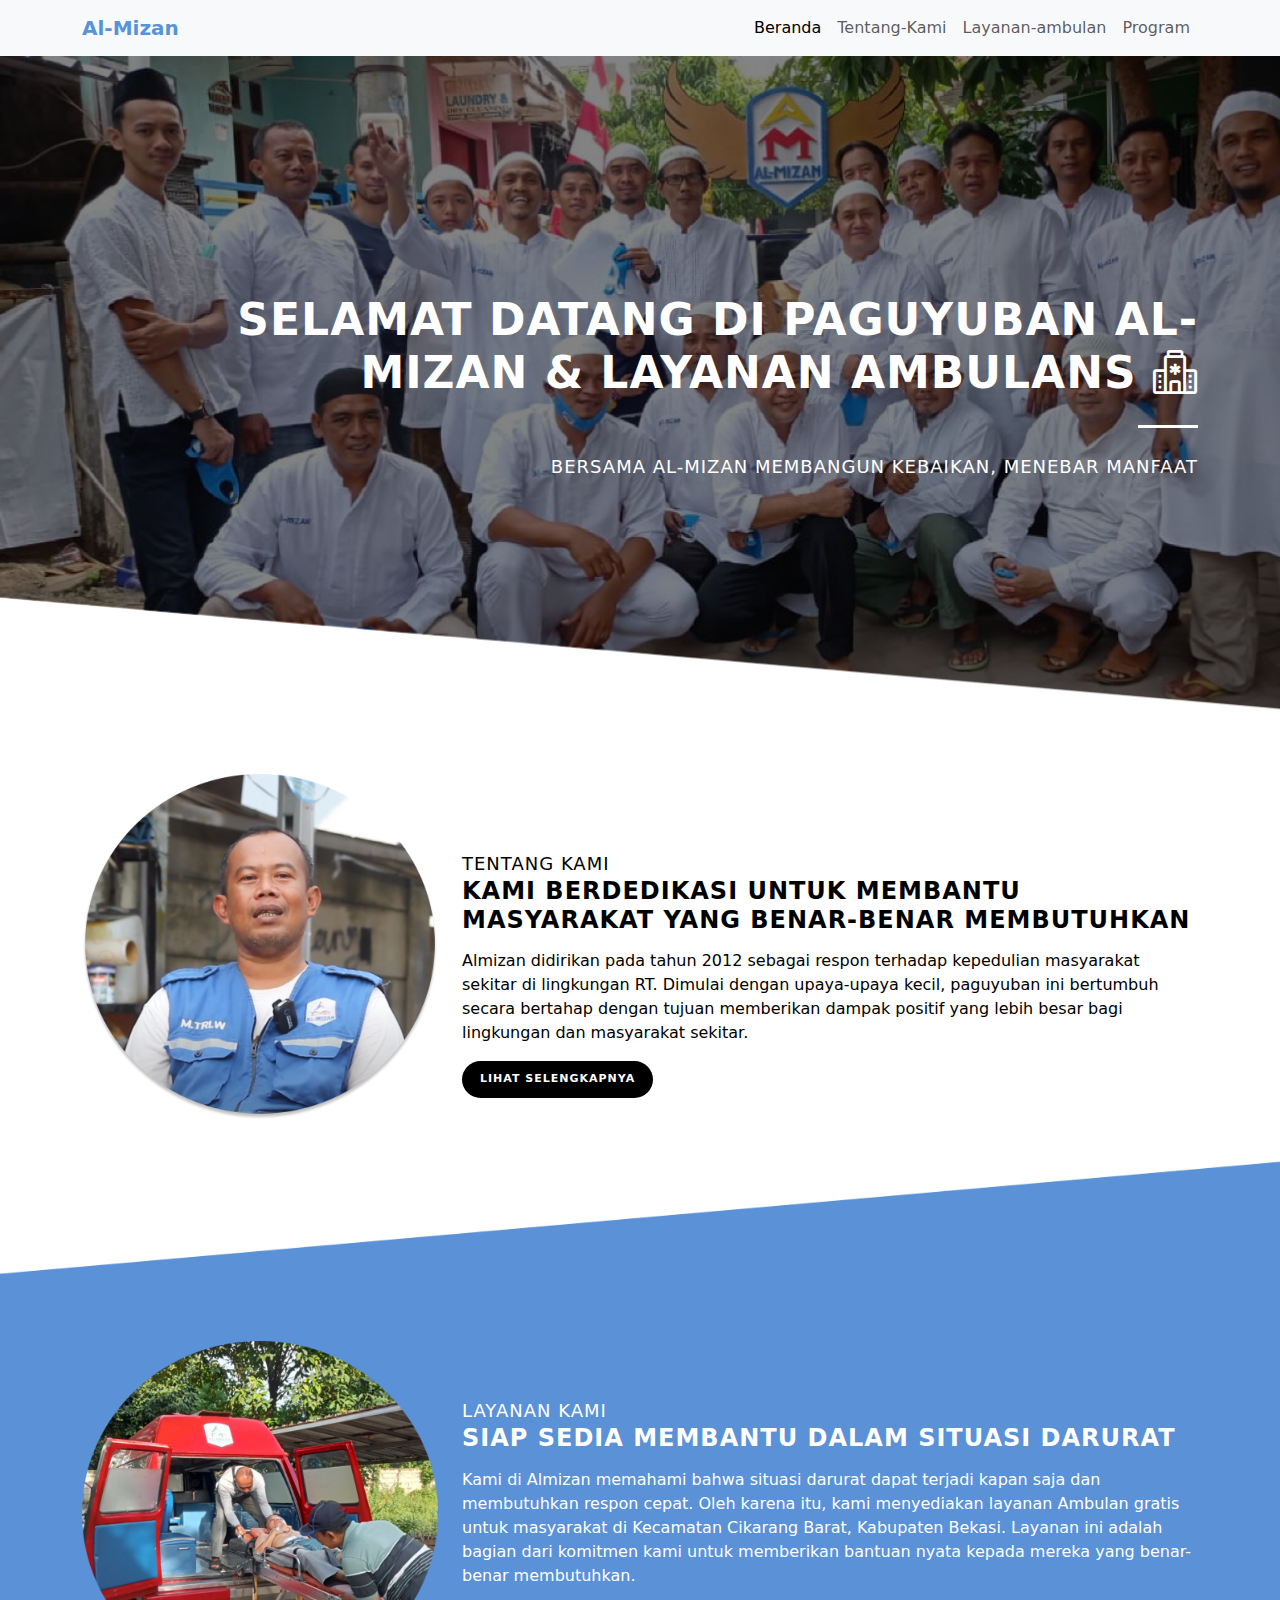
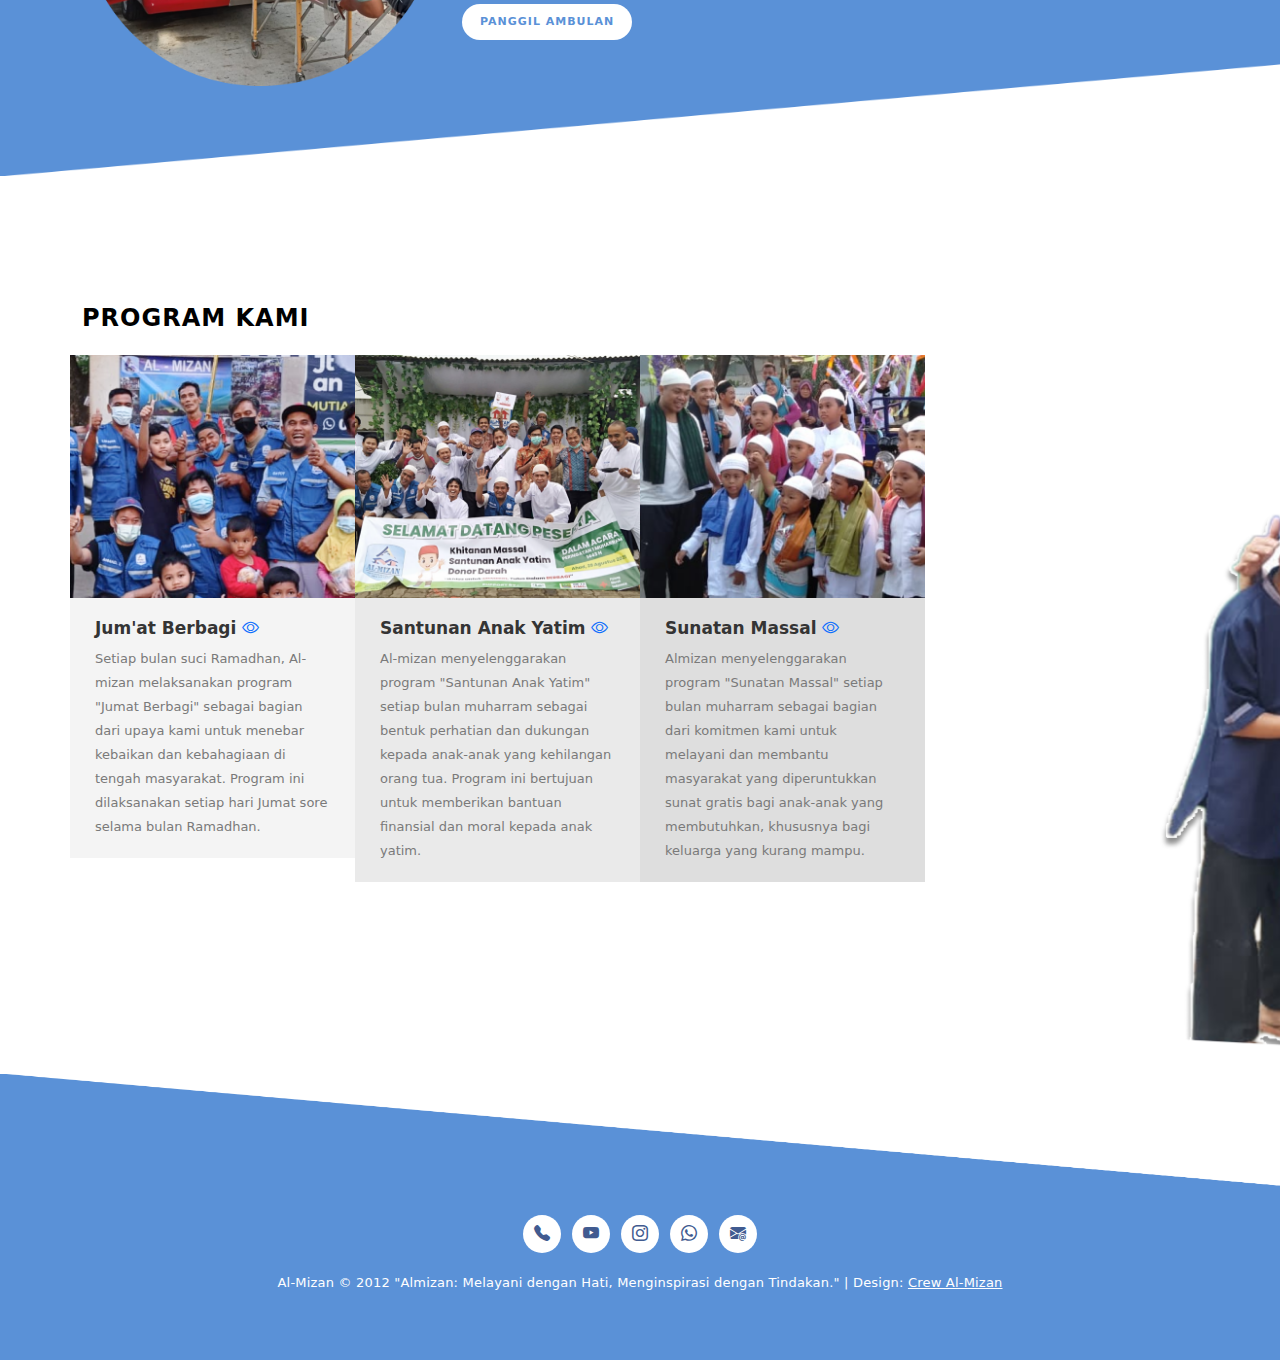
<file: index.html>
<!DOCTYPE html>
<html lang="en">
  <head>
    <meta charset="utf-8" />
    <meta name="viewport" content="width=device-width, initial-scale=1" />
    <title>Almizan</title>

    <!-- link css -->
    <link rel="stylesheet" href="style/style.css">
    <!-- link bootstrap -->
    <link href="https://cdn.jsdelivr.net/npm/bootstrap@5.3.3/dist/css/bootstrap.min.css" rel="stylesheet" integrity="sha384-QWTKZyjpPEjISv5WaRU9OFeRpok6YctnYmDr5pNlyT2bRjXh0JMhjY6hW+ALEwIH" crossorigin="anonymous" />
     <!-- link icon bootstrap -->
     <link rel="stylesheet" href="https://cdn.jsdelivr.net/npm/bootstrap-icons@1.11.3/font/bootstrap-icons.min.css">
  </head>
  <body>

    <!-- navbar -->
    <nav class="navbar navbar-expand-lg bg-body-tertiary fixed-top">
      <div class="container">
        <a class="navbar-brand" href="index.html" style="color: #5593DA;"> <b> Al-Mizan </b></a>
        <button class="navbar-toggler" type="button" data-bs-toggle="collapse" data-bs-target="#navbarNav" aria-controls="navbarNav" aria-expanded="false" aria-label="Toggle navigation">
          <span class="navbar-toggler-icon"></span>
        </button>
        <div class="collapse navbar-collapse" id="navbarNav">
          <ul class="navbar-nav ms-auto">
            <li class="nav-item">
              <a class="nav-link active" aria-current="page" href="index.html">Beranda</a>
            </li>
            <li class="nav-item">
              <a class="nav-link" href="about.html">Tentang-Kami</a>
            </li>
            <li class="nav-item">
              <a class="nav-link" href="ambulancecall.html">Layanan-ambulan</a>
            </li>
            <li class="nav-item">
              <a class="nav-link" href="program.html">Program</a>
            </li>
          </ul>
        </div>
      </div>
    </nav>
    <!-- akhir navbar -->

    <!-- section awal -->
    <section class="first-section">
        <div class="container">
          <div class="row">
            <div class="col-md-12">
              <div class="text-content">
                <h2>SELAMAT DATANG  DI PAGUYUBAN AL-MIZAN & <a href="ambulancecall.html" style="color: #fff; text-decoration: none;"> LAYANAN AMBULANS <i class="bi bi-hospital"></i></a></h2>
                <div class="line-dec"></div>
                <span>bersama Al-Mizan membangun kebaikan, menebar manfaat</span>
              </div>
            </div>
          </div>
        </div>
      </section>
    <!-- akhir section awal -->


   <!-- section kedua -->
   <section class="second-section">
   <div class="container text-center">
    <div class="row">
      <div class="left-image col-md-4">
      <img src="asset/foto-section2.png" alt="">
      </div>
      <div class=" right-text col-md-8">
        <h4><em>Tentang Kami</em><br>Kami berdedikasi untuk membantu masyarakat yang benar-benar membutuhkan</h4>
        <p>Almizan didirikan pada tahun 2012 sebagai respon terhadap kepedulian masyarakat sekitar di lingkungan RT. Dimulai dengan upaya-upaya kecil, paguyuban ini bertumbuh secara bertahap dengan tujuan memberikan dampak positif yang lebih besar bagi lingkungan dan masyarakat sekitar.</p>
        <div class="primary-button1">
          <a href="about.html">Lihat Selengkapnya</a>
        </div>
      </div>
    
    </div>
    </section>
    <!-- akhir section kedua -->


      <!-- section ketiga -->
   <section class="third-section">
    <div class="container text-center">
     <div class="row">
       <div class="left-image col-md-4">
       <img src="asset/foto-section3.png" alt="">
       </div>
       <div class=" right-text col-md-8">
         <h4><em>LAYANAN KAMI</em><br>Siap Sedia Membantu dalam Situasi Darurat</h4>
         <p>Kami di Almizan memahami bahwa situasi darurat dapat terjadi kapan saja dan membutuhkan respon cepat. Oleh karena itu, kami menyediakan layanan Ambulan gratis untuk masyarakat di Kecamatan Cikarang Barat, Kabupaten Bekasi. Layanan ini adalah bagian dari komitmen kami untuk memberikan bantuan nyata kepada mereka yang benar-benar membutuhkan.</p>
         <div class="primary-button">
          <a href="ambulancecall.html">Panggil Ambulan</a>
        </div>
        </div>
     </div>
     </section>
     <!-- akhir section ketiga -->

     <!-- section keempat -->
     <section class="fourth-section">

        <div class="container">
          <div class="row">
            <div class="left-text">
            <h4 >PROGRAM KAMI</h4>
          </div>
            <div class="col-md-3 col-sm-6">
              <div class="portfolio-item first-item">
                <div class="image">
                  <a href="asset/berbagi1.png" data-lightbox="image-1"><img src="asset/berbagi1.png"></a>
                </div>
                <div class="text">
                  <h4>Jum'at Berbagi <a href="program.html"><i class="bi bi-eye"></i> </a></i></h4>
                  <span>Setiap bulan suci Ramadhan, Al-mizan melaksanakan program "Jumat Berbagi" sebagai bagian dari upaya kami untuk menebar kebaikan dan kebahagiaan di tengah masyarakat. Program ini dilaksanakan setiap hari Jumat sore selama bulan Ramadhan.</span>
                </div>
              </div>
            </div>
            <div class="col-md-3 col-sm-6">
              <div class="portfolio-item second-item">
                <div class="image">
                  <a href="asset/santunan.png" data-lightbox="image-1"><img src="asset/santunan.png"></a>
                </div>
                <div class="text">
                  <h4>Santunan Anak Yatim <a href="program.html"><i class="bi bi-eye"></i></a></h4>
                  <span>Al-mizan menyelenggarakan program "Santunan Anak Yatim" setiap bulan muharram sebagai bentuk perhatian dan dukungan kepada anak-anak yang kehilangan orang tua. Program ini bertujuan untuk memberikan bantuan finansial dan moral kepada anak yatim.</span>
                </div>
              </div>
            </div>
            <div class="col-md-3 col-sm-6">
              <div class="portfolio-item third-item">
                <div class="image">
                  <a href="asset/sunat.png" data-lightbox="image-1"><img src="asset/sunat.png"></a>
                </div>
                <div class="text">
                  
                  <h4>Sunatan Massal <a href="program.html"><i class="bi bi-eye"></i></a></h4>
                  <span>Almizan menyelenggarakan program "Sunatan Massal" setiap bulan muharram sebagai bagian dari komitmen kami untuk melayani dan membantu masyarakat yang diperuntukkan sunat gratis bagi anak-anak yang membutuhkan, khususnya bagi keluarga yang kurang mampu.</span>
                </div>
              </div>
            </div>
        </section>
        <!-- akhir section keempat -->

        
        <footer>
            <div class="container">
              <div class="row">
                <div class="col-md-12">
                  <ul>
                    <li><a href="#"><i class="bi bi-telephone-fill"></i></a></li>
                    <li><a href="#"><i class="bi bi-youtube"></i></a></li>
                    <li><a href="#"><i class="bi bi-instagram"></i></a></li>
                    <li><a href="#"><i class="bi bi-whatsapp"></i></a></li>
                    <li><a href="#"><i class="bi bi-envelope-at-fill"></i></a></li>
                  </ul>
                  <p>Al-Mizan &copy; 2012 "Almizan: Melayani dengan Hati, Menginspirasi dengan Tindakan."
                          
                          | Design: <a href="#" target="_parent"> Crew Al-Mizan</a></p>
                </div>
              </div>
            </div>
          </footer>
          <script src="https://cdn.jsdelivr.net/npm/@popperjs/core@2.11.8/dist/umd/popper.min.js"></script>
          <script src="https://cdn.jsdelivr.net/npm/bootstrap@5.3.3/dist/js/bootstrap.min.js"></script>
          </body>
          </html>
</file>
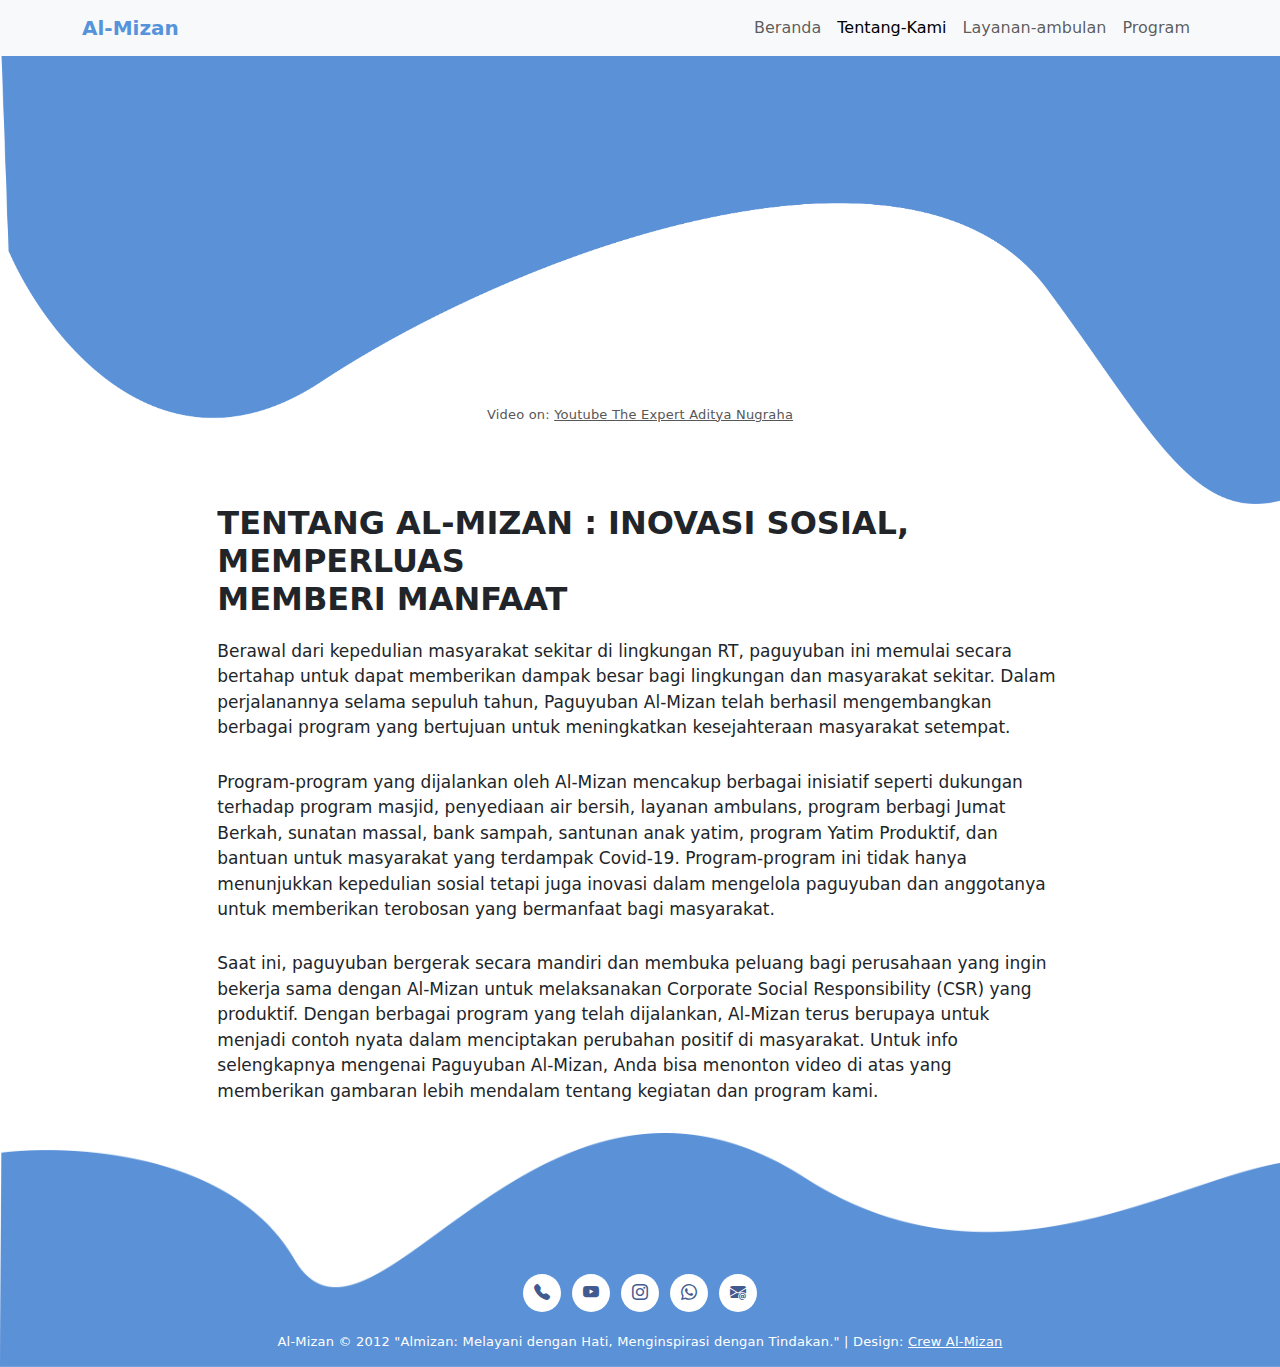
<file: about.html>
<!DOCTYPE html>
<html lang="en">
  <head>
    <meta charset="utf-8" />
    <meta name="viewport" content="width=device-width, initial-scale=1" />
    <title>Almizan</title>

    <!-- link css -->
    <link rel="stylesheet" href="style/style.css">
    <!-- link bootstrap -->
    <link href="https://cdn.jsdelivr.net/npm/bootstrap@5.3.3/dist/css/bootstrap.min.css" rel="stylesheet" integrity="sha384-QWTKZyjpPEjISv5WaRU9OFeRpok6YctnYmDr5pNlyT2bRjXh0JMhjY6hW+ALEwIH" crossorigin="anonymous" />
     <!-- link icon bootstrap -->
     <link rel="stylesheet" href="https://cdn.jsdelivr.net/npm/bootstrap-icons@1.11.3/font/bootstrap-icons.min.css">
  </head>
  <body>

    <!-- navbar -->
    <nav class="navbar navbar-expand-lg bg-body-tertiary fixed-top">
      <div class="container">
        <a class="navbar-brand" href="index.html" style="color: #5593DA;"> <b> Al-Mizan </b></a>
        <button class="navbar-toggler" type="button" data-bs-toggle="collapse" data-bs-target="#navbarNav" aria-controls="navbarNav" aria-expanded="false" aria-label="Toggle navigation">
          <span class="navbar-toggler-icon"></span>
        </button>
        <div class="collapse navbar-collapse" id="navbarNav">
          <ul class="navbar-nav ms-auto">
            <li class="nav-item">
              <a class= "nav-link" href="index.html">Beranda</a>
            </li>
            <li class="nav-item">
              <a class="nav-link active" aria-current="page" href="About.html">Tentang-Kami</a>
            </li>
            <li class="nav-item">
              <a class="nav-link" href="ambulancecall.html">Layanan-ambulan</a>
            </li>
            <li class="nav-item">
              <a class="nav-link" href="program.html">Program</a>
            </li>
          </ul>
        </div>
      </div>
    </nav>
    <!-- akhir navbar -->


  <!-- section about awal -->
  <section class="firstabout-section">
    <div class="container">
        <div class="row text-center">
            <div class="col-md-12">
        <iframe width="560" height="315" src="https://www.youtube.com/embed/mOD1qikSqpM?si=RFsZgD1zp3-dvm1D" title="YouTube video player" frameborder="0" allow="accelerometer; autoplay; clipboard-write; encrypted-media; gyroscope; picture-in-picture; web-share" referrerpolicy="strict-origin-when-cross-origin" allowfullscreen></iframe>
    </div>
    </div>
    </div>
    <!-- section kedua -->
    <section class="secondabout-section">
      <div class="row text-center">
          <div class="col-md-12">
     <p>Video on: <a href="#" target="_parent"> Youtube The Expert Aditya Nugraha</a></p>
  </div>
  </div>
  </section>
    </section>
<!-- akhir section awal -->

<!-- section ketiga -->
<section class="thirdabout-section">
    <div class="row justify-content-center">
        <div class="col-md-8 ">
            <h1>TENTANG AL-MIZAN : INOVASI SOSIAL, MEMPERLUAS  <br>  MEMBERI MANFAAT <h1>
        </div>
    </div>
  </section>

<!-- section keempat -->
    <section class="fourthabout-section">
      <div class="row justify-content-center">
          <div class="col-md-8 ">
              <p>Berawal dari kepedulian masyarakat sekitar di lingkungan RT, paguyuban ini memulai secara bertahap untuk dapat memberikan dampak besar bagi lingkungan dan masyarakat sekitar. Dalam perjalanannya selama sepuluh tahun, Paguyuban Al-Mizan telah berhasil mengembangkan berbagai program yang bertujuan untuk meningkatkan kesejahteraan masyarakat setempat.</p>
          </div>
      </div>
  </section>

  
<!-- section kelima -->
  <section class="fivthabout-section">
      <div class="row justify-content-center">
          <div class="col-md-8 ">
            <p>Program-program yang dijalankan oleh Al-Mizan mencakup berbagai inisiatif seperti dukungan terhadap program masjid, penyediaan air bersih, layanan ambulans, program berbagi Jumat Berkah, sunatan massal, bank sampah, santunan anak yatim, program Yatim Produktif, dan bantuan untuk masyarakat yang terdampak Covid-19. Program-program ini tidak hanya menunjukkan kepedulian sosial tetapi juga inovasi dalam mengelola paguyuban dan anggotanya untuk memberikan terobosan yang bermanfaat bagi masyarakat.</p>
          </div>
      </div>
  </section>

  <!-- section keenam -->
  <section class="sixthabout-section">
      <div class="row justify-content-center">
          <div class="col-md-8 ">
              <p>Saat ini, paguyuban bergerak secara mandiri dan membuka peluang bagi perusahaan yang ingin bekerja sama dengan Al-Mizan untuk melaksanakan Corporate Social Responsibility (CSR) yang produktif. Dengan berbagai program yang telah dijalankan, Al-Mizan terus berupaya untuk menjadi contoh nyata dalam menciptakan perubahan positif di masyarakat. Untuk info selengkapnya mengenai Paguyuban Al-Mizan, Anda bisa menonton video di atas yang memberikan gambaran lebih mendalam tentang kegiatan dan program kami.</p>
          </div>
      </div>
  </section>

  <!-- section ketujuh -->
  <section class="seventhabout-section text-center">
    <div class="container">
      <div class="row">
        <div class="col-md-12">
          <ul>
            <li><a href="#"><i class="bi bi-telephone-fill"></i></a></li>
            <li><a href="#"><i class="bi bi-youtube"></i></a></li>
            <li><a href="#"><i class="bi bi-instagram"></i></a></li>
            <li><a href="#"><i class="bi bi-whatsapp"></i></a></li>
            <li><a href="#"><i class="bi bi-envelope-at-fill"></i></a></li>
          </ul>
          <p>Al-Mizan &copy; 2012 "Almizan: Melayani dengan Hati, Menginspirasi dengan Tindakan."
                  
                  | Design: <a href="#" target="_parent"> Crew Al-Mizan</a></p>
        </div>
      </div>
    </div>
  </section>
  <script src="https://cdn.jsdelivr.net/npm/@popperjs/core@2.11.8/dist/umd/popper.min.js"></script>
  <script src="https://cdn.jsdelivr.net/npm/bootstrap@5.3.3/dist/js/bootstrap.min.js"></script>
  </body>
  </html>
</file>
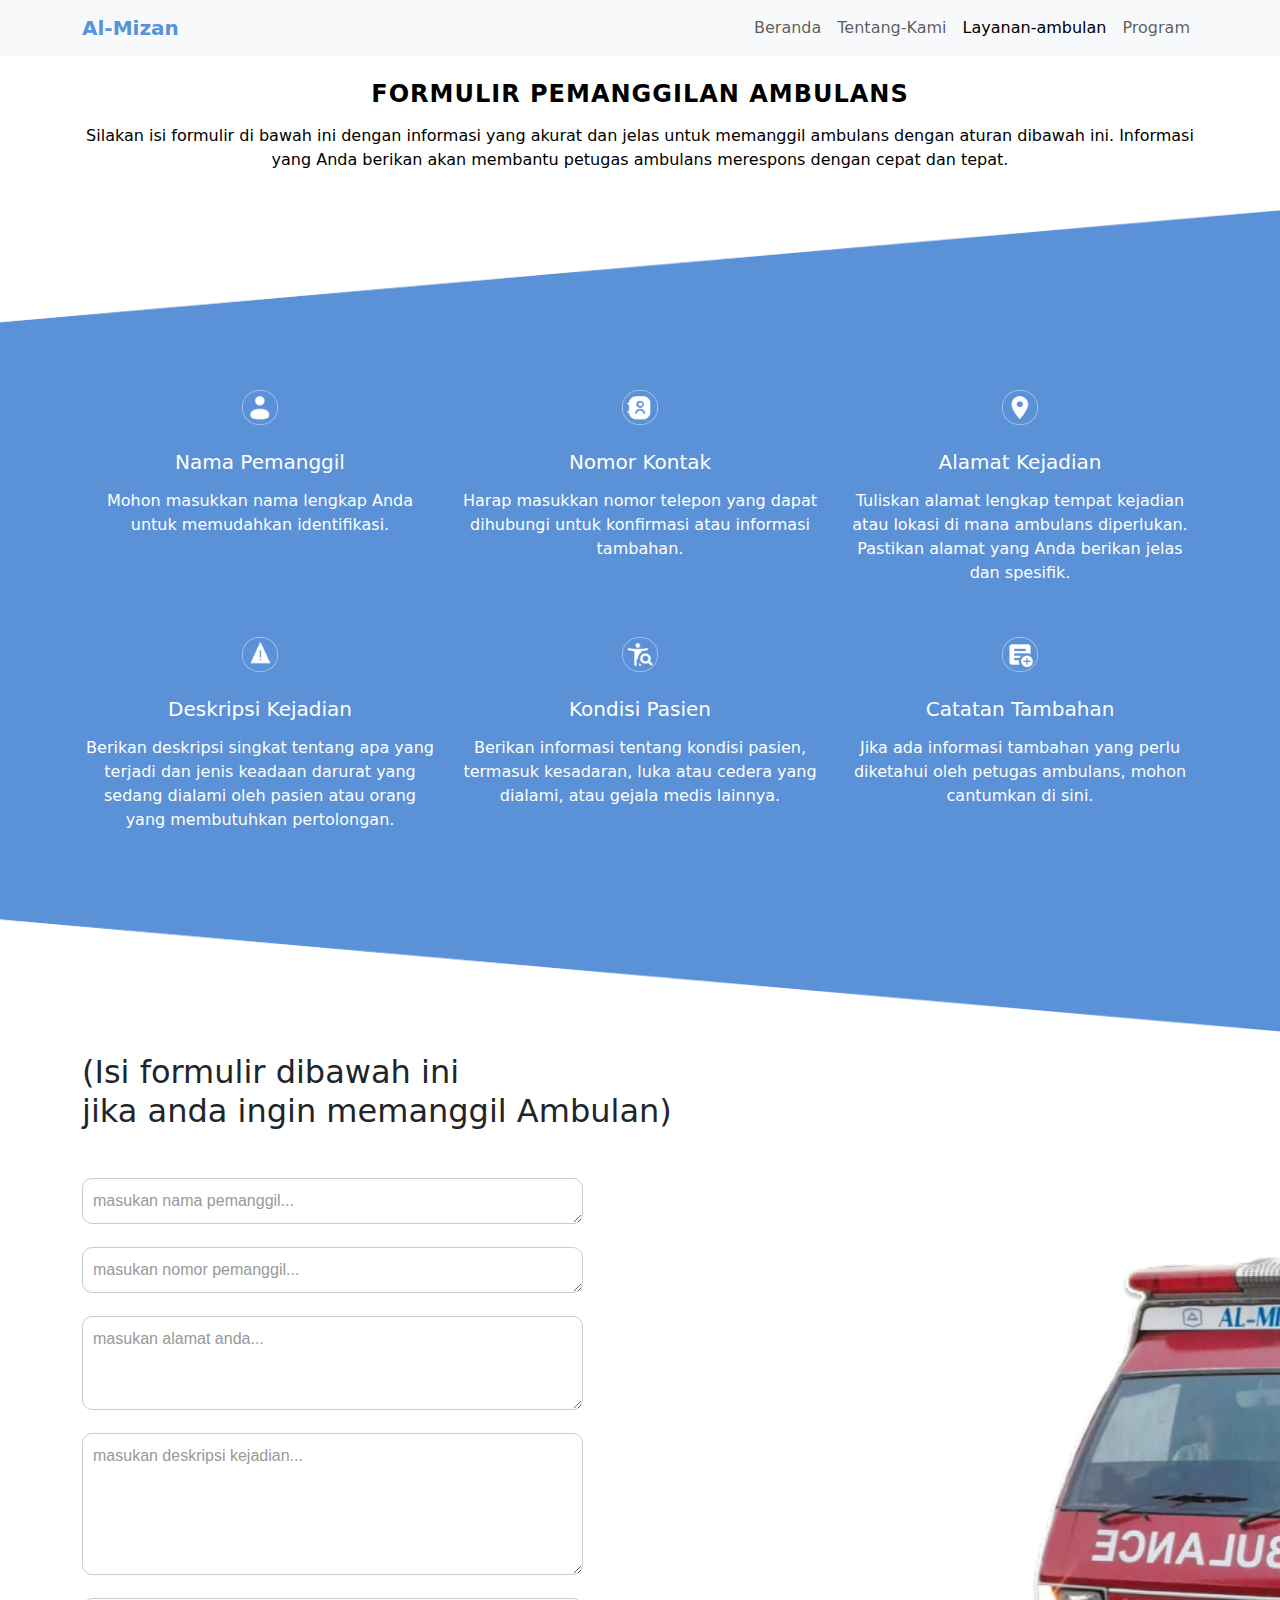
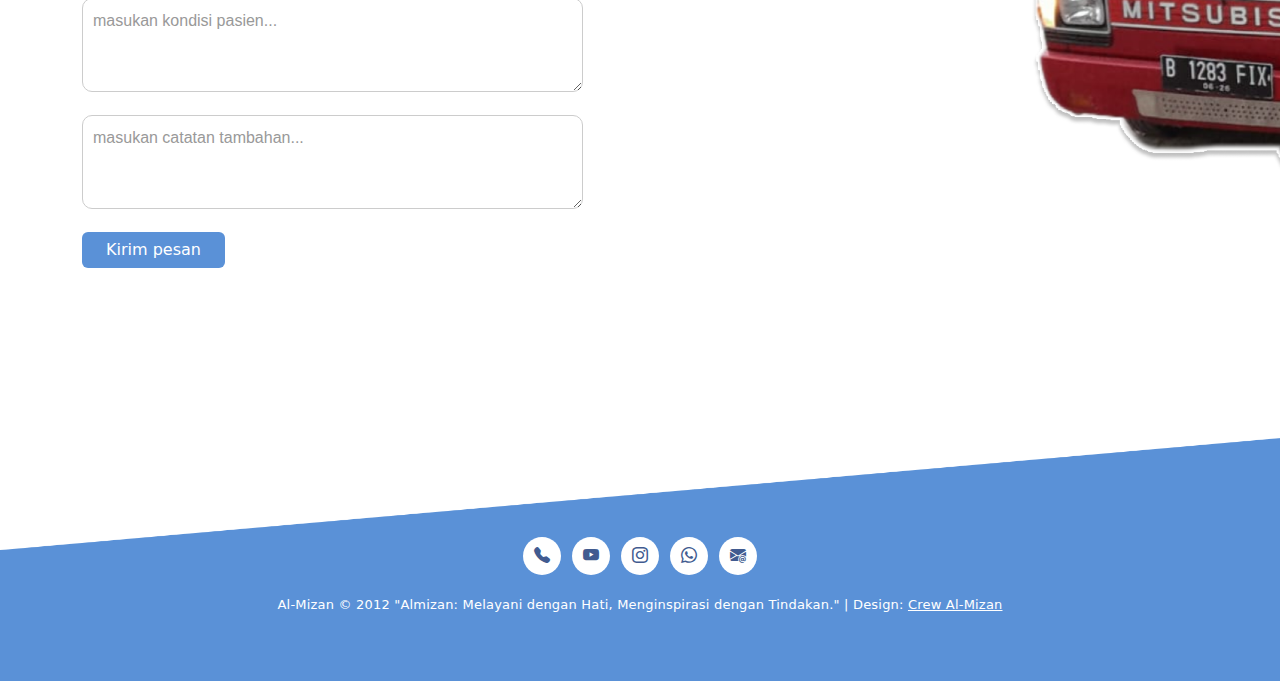
<file: ambulancecall.html>
<!DOCTYPE html>
<html lang="en">
  <head>
    <meta charset="utf-8" />
    <meta name="viewport" content="width=device-width, initial-scale=1" />
    <title> Al-Mizan</title>

    <!-- link css -->
    <link rel="stylesheet" href="style/style.css">
    <!-- link bootstrap -->
    <link href="https://cdn.jsdelivr.net/npm/bootstrap@5.3.3/dist/css/bootstrap.min.css" rel="stylesheet" integrity="sha384-QWTKZyjpPEjISv5WaRU9OFeRpok6YctnYmDr5pNlyT2bRjXh0JMhjY6hW+ALEwIH" crossorigin="anonymous" />
     <!-- link icon bootstrap -->
     <link rel="stylesheet" href="https://cdn.jsdelivr.net/npm/bootstrap-icons@1.11.3/font/bootstrap-icons.min.css">
  </head>
  <body>

        <!-- navbar -->
        <nav class="navbar navbar-expand-lg bg-body-tertiary fixed-top">
          <div class="container">
            <a class="navbar-brand" href="index.html" style="color: #5593DA;"> <b> Al-Mizan </b></a>
            <button class="navbar-toggler" type="button" data-bs-toggle="collapse" data-bs-target="#navbarNav" aria-controls="navbarNav" aria-expanded="false" aria-label="Toggle navigation">
              <span class="navbar-toggler-icon"></span>
            </button>
            <div class="collapse navbar-collapse" id="navbarNav">
              <ul class="navbar-nav ms-auto">
                <li class="nav-item">
                  <a class="nav-link" href="index.html">Beranda</a>
                </li>
                <li class="nav-item">
                  <a class="nav-link" href="about.html">Tentang-Kami</a>
                </li>
                <li class="nav-item">
                  <a class="nav-link active" aria-current="page" href="ambulancecall.html">Layanan-ambulan</a>
                </li>
                <li class="nav-item">
                  <a class="nav-link" href="program.html">Program</a>
                </li>
              </ul>
            </div>
          </div>
        </nav>
        <!-- akhir navbar -->



    <!-- section awal form -->
    <section class="firstform-section">
      <div class="container text-center">
       <div class="row">
         <div class=" center-text col-md-12">
           <h4>Formulir Pemanggilan Ambulans</h4>
           <p>Silakan isi formulir di bawah ini dengan informasi yang akurat dan jelas untuk memanggil ambulans dengan aturan dibawah ini. Informasi yang Anda berikan akan membantu petugas ambulans merespons dengan cepat dan tepat.</p>
         </div>
       </div>
       </section>
       <!-- section awal form -->

       <!-- section kedua form  -->
       <section class="secondform-section">
        <div class="container">
          <div class="row">
            <div class="col-md-4 col-sm-6">
              <div class="service-item">
                <div class="icon">
                  <img src="asset/item1form.png" alt="">
                </div>
                <h4>Nama Pemanggil</h4>
                <p>Mohon masukkan nama lengkap Anda untuk memudahkan identifikasi.</p>
              </div>
            </div>
            <div class="col-md-4 col-sm-6">
              <div class="service-item">
                <div class="icon">
                  <img src="asset/item2form.png" alt="">
                </div>
                <h4>Nomor Kontak</h4>
                <p>Harap masukkan nomor telepon yang dapat dihubungi untuk konfirmasi atau informasi tambahan.</p>
              </div>
            </div>
            <div class="col-md-4 col-sm-6">
              <div class="service-item">
                <div class="icon">
                  <img src="asset/item3form.png" alt="">
                </div>
                <h4>Alamat Kejadian</h4>
                <p>Tuliskan alamat lengkap tempat kejadian atau lokasi di mana ambulans diperlukan. Pastikan alamat yang Anda berikan jelas dan spesifik.</p>
              </div>
            </div>
            </div>
          </div>
        </div>

        <div class="container">
          <div class="row">
            <div class="col-md-4 col-sm-6 ">
              <div class="service-item">
                <div class="icon">
                  <img src="asset/item4form.png" alt="">
                </div>
                <h4>Deskripsi Kejadian</h4>
                <p>Berikan deskripsi singkat tentang apa yang terjadi dan jenis keadaan darurat yang sedang dialami oleh pasien atau orang yang membutuhkan pertolongan.</p>
              </div>
            </div>
            <div class="col-md-4 col-sm-6">
              <div class="service-item">
                <div class="icon">
                  <img src="asset/item5form.png" alt="">
                </div>
                <h4>Kondisi Pasien</h4>
                <p>Berikan informasi tentang kondisi pasien, termasuk kesadaran, luka atau cedera yang dialami, atau gejala medis lainnya.</p>
              </div>
            </div>
            <div class="col-md-4 col-sm-6">
              <div class="service-item">
                <div class="icon">
                  <img src="asset/item6form.png" alt="">
                </div>
                <h4> Catatan Tambahan</h4>
                <p>Jika ada informasi tambahan yang perlu diketahui oleh petugas ambulans, mohon cantumkan di sini.</p>
              </div>
            </div>
            </div>
          </div>
        </div>
      </section>
      <!-- section kedua form  -->
    

      <!-- section ketiga form -->
     <section class="thirdform-section">
     <div class="container">
     <div class="row justify-content-start">
     <div class="col-md-8">
     <h2 class="text-dark mb-5">
         (Isi formulir dibawah ini<br>jika anda ingin memanggil Ambulan)
      </h2>
      <form onsubmit="sendMessage()">
        <!-- masuk nama -->
        <div class="mb-3">
          <textarea id="name" class="custom-textarea" placeholder="masukan nama pemanggil... " cols="50" rows="1" required></textarea>
        </div>
        <!-- masuk nomor -->
        <div class="mb-3">
          <textarea id="number" class="custom-textarea" placeholder="masukan nomor pemanggil... " cols="50" rows="1" required></textarea>
        </div>
        <!-- masuk alamat -->
        <div class="mb-3">
          <textarea id="address" class="custom-textarea" placeholder="masukan alamat anda... " cols="50" rows="3" required></textarea>
        </div>
        <!-- deskripsi kejadian -->
        <div class="mb-3">
          <textarea id="description" class="custom-textarea" placeholder="masukan deskripsi kejadian... " cols="50" rows="5" required></textarea>
        </div>
        <!-- kondisi pasien -->
        <div class="mb-3">
          <textarea id="condition" class="custom-textarea" placeholder="masukan kondisi pasien... " cols="50" rows="3" required></textarea>
        </div>
        <!-- catatan tambahan -->
        <div class="mb-3">
          <textarea id="notes" class="custom-textarea" placeholder="masukan catatan tambahan... " cols="50" rows="3" required></textarea>
        <!-- tombolnya -->
        </div>
       
        <button class="btn btn-primary px-4 custom-btn" type="submit">Kirim pesan</button>
      </form>
    </div>
  </div>
</div>
</section>
     <!-- akhir section ketiga form -->


     <!-- section kelima form -->
     <section class="fourthform-section">
      <div class="container">
        <div class="row">
          <div class="col-md-12">
            <ul>
              <li><a href="#"><i class="bi bi-telephone-fill"></i></a></li>
              <li><a href="#"><i class="bi bi-youtube"></i></a></li>
              <li><a href="#"><i class="bi bi-instagram"></i></a></li>
              <li><a href="#"><i class="bi bi-whatsapp"></i></a></li>
              <li><a href="#"><i class="bi bi-envelope-at-fill"></i></a></li>
            </ul>
            <p>Al-Mizan &copy; 2012 "Almizan: Melayani dengan Hati, Menginspirasi dengan Tindakan."
                    
                    | Design: <a href="#" target="_parent"> Crew Al-Mizan</a></p>
          </div>
        </div>
      </div>
    </section>
    <!-- akhir section kelima form -->

    <!-- java untuk API KE WHATSAPP -->
    <script src="formulir.js"></script>
    <script src="https://cdn.jsdelivr.net/npm/@popperjs/core@2.11.8/dist/umd/popper.min.js"></script>
    <script src="https://cdn.jsdelivr.net/npm/bootstrap@5.3.3/dist/js/bootstrap.min.js"></script>
    </body>
    </html>
</file>
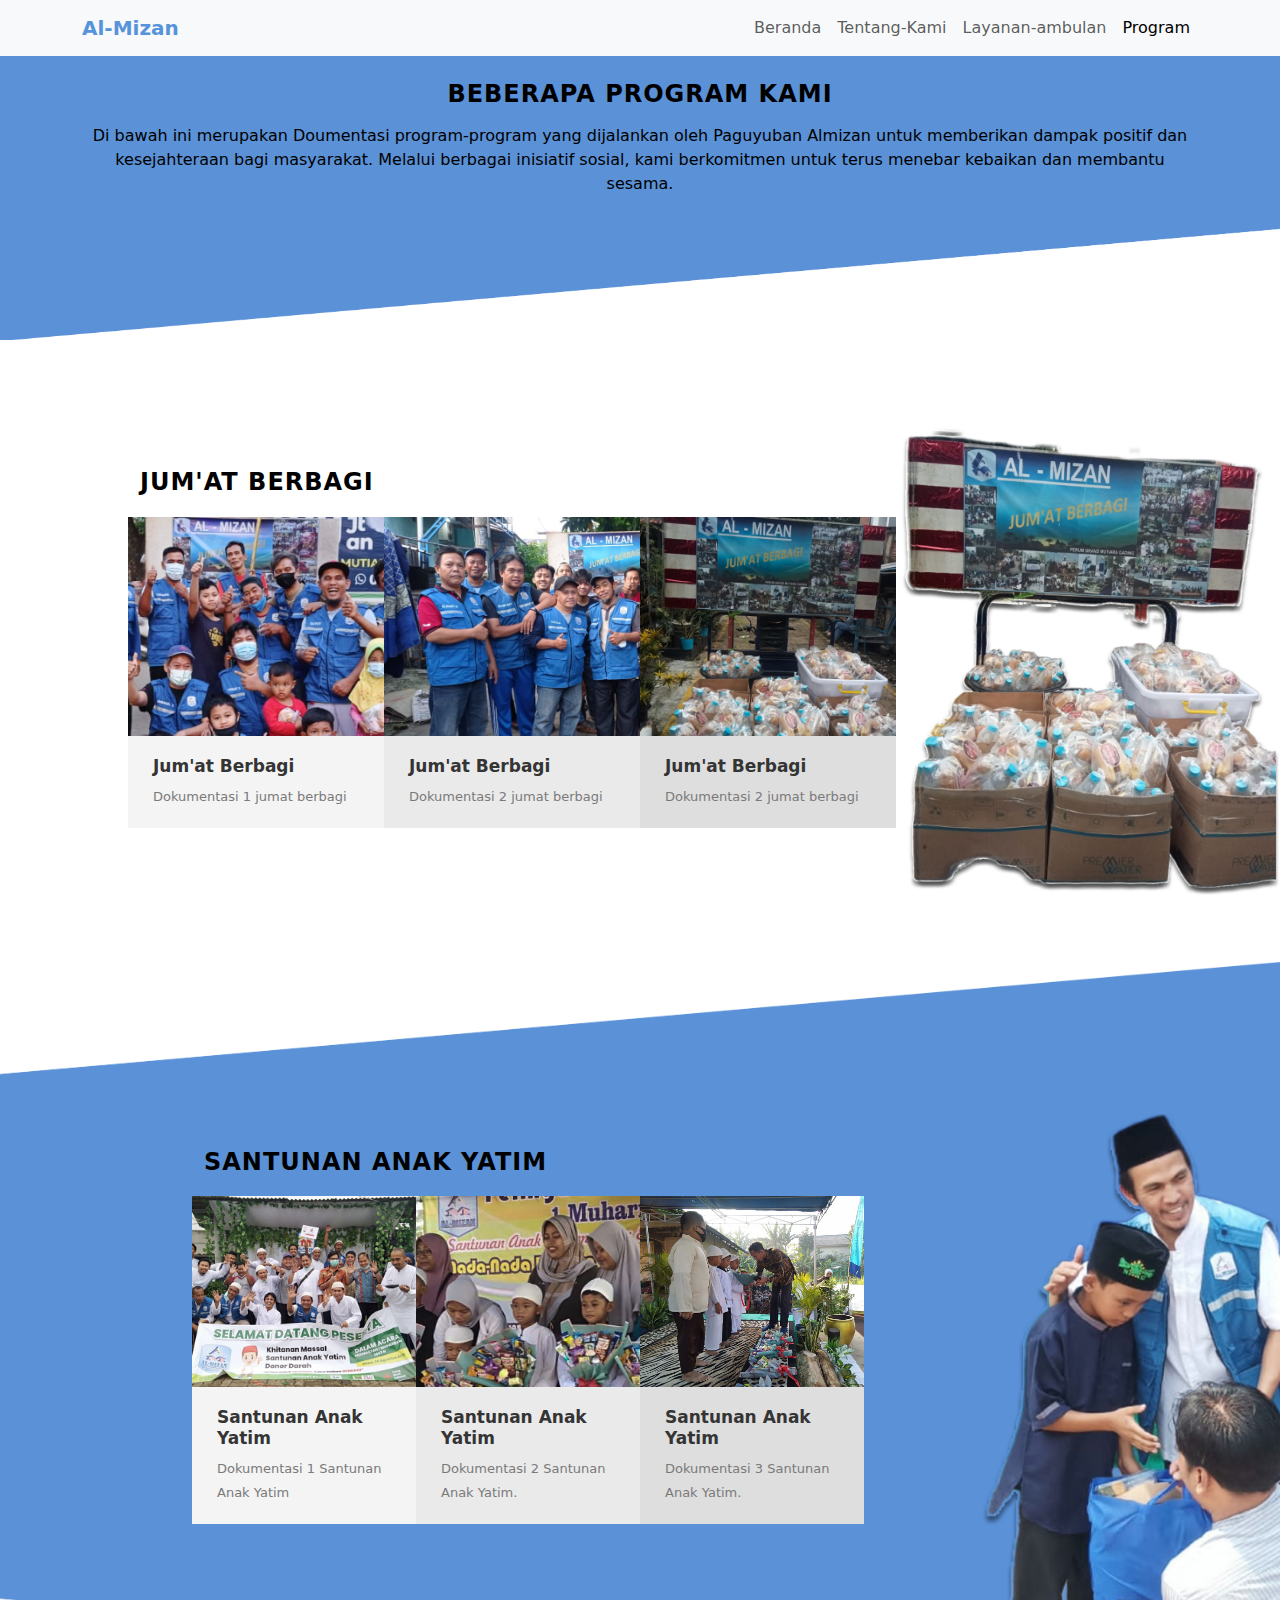
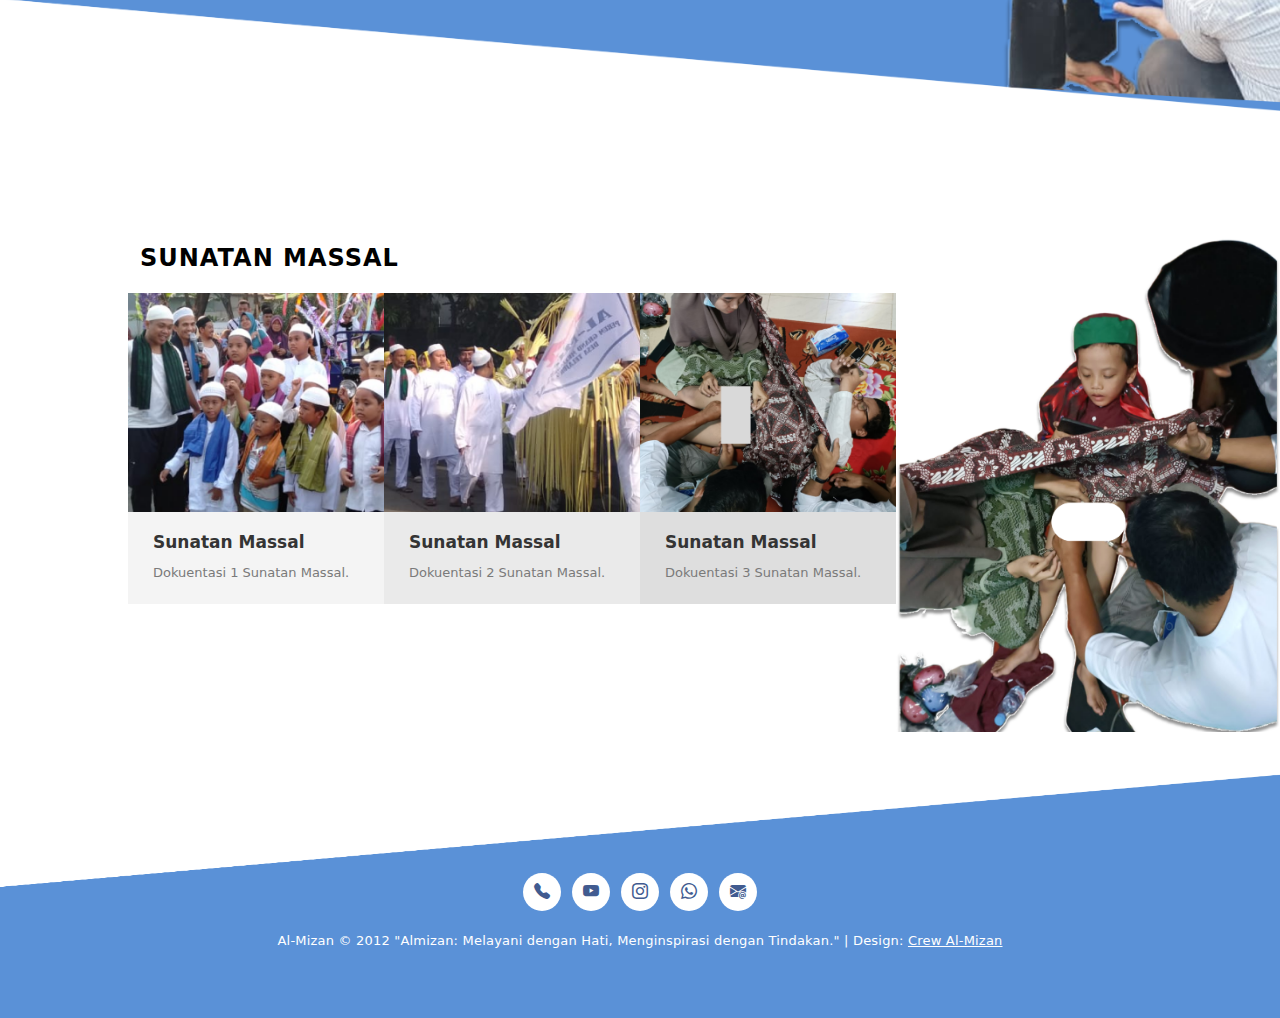
<file: program.html>
<!DOCTYPE html>
<html lang="en">
  <head>
    <meta charset="utf-8" />
    <meta name="viewport" content="width=device-width, initial-scale=1" />
    <title> Al-Mizan</title>

    <!-- link css -->
    <link rel="stylesheet" href="style/style.css">
    <!-- link bootstrap -->
    <link href="https://cdn.jsdelivr.net/npm/bootstrap@5.3.3/dist/css/bootstrap.min.css" rel="stylesheet" integrity="sha384-QWTKZyjpPEjISv5WaRU9OFeRpok6YctnYmDr5pNlyT2bRjXh0JMhjY6hW+ALEwIH" crossorigin="anonymous" />
     <!-- link icon bootstrap -->
     <link rel="stylesheet" href="https://cdn.jsdelivr.net/npm/bootstrap-icons@1.11.3/font/bootstrap-icons.min.css">
  </head>
  <body>

        <!-- navbar -->
        <nav class="navbar navbar-expand-lg bg-body-tertiary fixed-top">
          <div class="container">
            <a class="navbar-brand" href="index.html" style="color: #5593DA;"> <b> Al-Mizan </b></a>
            <button class="navbar-toggler" type="button" data-bs-toggle="collapse" data-bs-target="#navbarNav" aria-controls="navbarNav" aria-expanded="false" aria-label="Toggle navigation">
              <span class="navbar-toggler-icon"></span>
            </button>
            <div class="collapse navbar-collapse" id="navbarNav">
              <ul class="navbar-nav ms-auto">
                <li class="nav-item">
                  <a class="nav-link" href="index.html">Beranda</a>
                </li>
                <li class="nav-item">
                  <a class="nav-link" href="about.html">Tentang-Kami</a>
                </li>
                <li class="nav-item">
                  <a class="nav-link" href="ambulancecall.html">Layanan-ambulan</a>
                </li>
                <li class="nav-item">
                  <a class= "nav-link active" aria-current="page" href="program.html">Program</a>
                </li>
              </ul>
            </div>
          </div>
        </nav>
        <!-- akhir navbar -->

        <!-- section awal program -->
        <section class="firstprogram-section">
        <div class="container text-center">
         <div class="row">
           <div class=" center-text col-md-12">
             <h4>Beberapa Program Kami</h4>
             <p>Di bawah ini merupakan Doumentasi program-program yang dijalankan oleh Paguyuban Almizan untuk memberikan dampak positif dan kesejahteraan bagi masyarakat. Melalui berbagai inisiatif sosial, kami berkomitmen untuk terus menebar kebaikan dan membantu sesama.
             </p>
           </div>
         </div>
         </section>
         <!-- section awal program -->

         <!-- section kedua program -->
        <section class="secondprogram-section">
        <div class="container">
          <div class="row">
            <div class="left-text">
            <h4>Jum'at Berbagi</h4>
          </div>
            <div class="col-md-3 col-sm-6">
              <div class="portfolio-item first-item">
                <div class="image">
                  <a href="asset/item1berbagi.png" data-lightbox="image-1"><img src="asset/item1berbagi.png"></a>
                </div>
                <div class="text">
                  <h4>Jum'at Berbagi</h4>
                  <span>Dokumentasi 1 jumat berbagi</span>
                </div>
              </div>
            </div>
            <div class="col-md-3 col-sm-6">
              <div class="portfolio-item second-item">
                <div class="image">
                  <a href="asset/item2berbagi.png" data-lightbox="image-1"><img src="asset/item2berbagi.png"></a>
                </div>
                <div class="text">
                  <h4>Jum'at Berbagi</h4>
              <span>Dokumentasi 2 jumat berbagi</span>
                </div>
              </div>
            </div>
            <div class="col-md-3 col-sm-6">
              <div class="portfolio-item third-item">
                <div class="image">
                  <a href="asset/item3berbagi.png" data-lightbox="image-1"><img src="asset/item3berbagi.png"></a>
                </div>
                <div class="text">
                  
                  <h4>Jum'at Berbagi</h4>
                  <span>Dokumentasi 2 jumat berbagi</span>
                </div>
              </div>
            </div>
        </section>
        <!-- akhir section kedua program -->


    <!-- section ketiga program -->
     <section class="thirdprogram-section">
        <div class="container">
          <div class="row">
            <div class="left-text">
            <h4>Santunan Anak Yatim</h4>
          </div>
            <div class="col-md-3 col-sm-6">
              <div class="portfolio-item first-item">
                <div class="image">
                  <a href="asset/item1santunan.png" data-lightbox="image-1"><img src="asset/item1santunan.png"></a>
                </div>
                <div class="text">
                  <h4>Santunan Anak Yatim</h4>
                  <span>Dokumentasi 1 Santunan Anak Yatim</span>
                </div>
              </div>
            </div>
            <div class="col-md-3 col-sm-6">
              <div class="portfolio-item second-item">
                <div class="image">
                  <a href="asset/item2santunan.png" data-lightbox="image-1"><img src="asset/item2santunan.png"></a>
                </div>
                <div class="text">
                  <h4>Santunan Anak Yatim</h4>
                  <span>Dokumentasi 2 Santunan Anak Yatim.</span>
                </div>
              </div>
            </div>
            <div class="col-md-3 col-sm-6">
              <div class="portfolio-item third-item">
                <div class="image">
                  <a href="asset/item3santunan.png" data-lightbox="image-1"><img src="asset/item3santunan.png"></a>
                </div>
                <div class="text">
                  <h4>Santunan Anak Yatim</h4>
                  <span>Dokumentasi 3 Santunan Anak Yatim.</span>
                </div>
              </div>
            </div>
        </section>
        <!-- akhir section ketiga program -->

        <!-- section keempat program -->
         <section class="fourthprogram-section">
        <div class="container">
          <div class="row">
            <div class="left-text">
            <h4>Sunatan Massal</h4>
          </div>
            <div class="col-md-3 col-sm-6">
              <div class="portfolio-item first-item">
                <div class="image">
                  <a href="asset/item1sunat.png" data-lightbox="image-1"><img src="asset/item1sunat.png"></a>
                </div>
                <div class="text">
                  <h4>Sunatan Massal</h4>
                  <span>Dokuentasi 1 Sunatan Massal.</span>
                </div>
              </div>
            </div>
            <div class="col-md-3 col-sm-6">
              <div class="portfolio-item second-item">
                <div class="image">
                  <a href="asset/item1sunat.png" data-lightbox="image-1"><img src="asset/item2sunat.png"></a>
                </div>
                <div class="text">
                  <h4>Sunatan Massal</h4>
                  <span>Dokuentasi 2 Sunatan Massal.</span>
                </div>
              </div>
            </div>
            <div class="col-md-3 col-sm-6">
              <div class="portfolio-item third-item">
                <div class="image">
                  <a href="asset/item3sunat.png" data-lightbox="image-1"><img src="asset/item3sunat.png"></a>
                </div>
                <div class="text">
                  <h4>Sunatan Massal</h4>
                  <span>Dokuentasi 3 Sunatan Massal.</span>
                </div>
              </div>
            </div>
        </section>
        <!-- akhir section keempat program -->

      <!-- section kelima -->
      <section class="fivthprogram-section text-center">
        <div class="container">
          <div class="row">
            <div class="col-md-12">
              <ul>
                <li><a href="#"><i class="bi bi-telephone-fill"></i></a></li>
                <li><a href="#"><i class="bi bi-youtube"></i></a></li>
                <li><a href="#"><i class="bi bi-instagram"></i></a></li>
                <li><a href="#"><i class="bi bi-whatsapp"></i></a></li>
                <li><a href="#"><i class="bi bi-envelope-at-fill"></i></a></li>
              </ul>
              <p>Al-Mizan &copy; 2012 "Almizan: Melayani dengan Hati, Menginspirasi dengan Tindakan."
                      
                      | Design: <a href="#" target="_parent"> Crew Al-Mizan</a></p>
            </div>
          </div>
        </div>
      </section>
      <!-- akhir section kelima -->
      <script src="https://cdn.jsdelivr.net/npm/@popperjs/core@2.11.8/dist/umd/popper.min.js"></script>
      <script src="https://cdn.jsdelivr.net/npm/bootstrap@5.3.3/dist/js/bootstrap.min.js"></script>
</body>
</html>
</file>
<file: style/style.css>
/* font family */
@import url('https://fonts.googleapis.com/css2?family=Open+Sans:ital,wght@0,300..800;1,300..800&display=swap');

/* all in */
body {
	font-family: 'Open Sans', sans-serif;
  }

/* INDEX PAGE */
/* ======================
----- FIRST SECTION------
=======================*/

.first-section {
	background-image: url(../asset/herosection.png);
	background-size: cover;
	width: 100%;
	background-repeat: no-repeat;
	padding: 20% 0px 20% 0px;
    margin-top: 3%;
}

.first-section .text-content {
	text-align: right;
	color: #fff;
}

.first-section .text-content h2 {
	font-size: 44px;
	text-transform: uppercase;
	font-weight: 900;
	letter-spacing: 1px;
	color: #fff;
}

.first-section .text-content .line-dec {
	width: 60px;
	height: 3px;
	background-color: #fff;
	margin: 25px 0px 25px auto;
}

.first-section .text-content span {
	font-size: 18px;
	text-transform: uppercase;
	font-weight: 500;
	letter-spacing: 1px;
}



/* ======================
---- SECOND SECTION------
=======================*/
.second-section {
	background-image: url(../asset/section2.png);
	background-size: cover;
	width: 100%;
	background-repeat: no-repeat;
	padding: 3% 0px;
}


.second-section .left-image img {
    width: 100%;
}

.second-section .right-text {
	display: inline;
    text-align: left;
}

.second-section em {
	font-size: 18px;
	font-style: normal;
	font-weight: 400;
	color: black;
}

.second-section h4 {
    margin-top: 10%;
	color: black;
	font-size: 24px;
	font-weight: 700;
	text-transform: uppercase;
	letter-spacing: 1px;
}

.second-section p {
	color: black;
	margin-top: 15px;
}

.second-section .primary-button1 a {
	text-decoration: none;
	padding: 10px 18px;
	display: inline-block;
	border-radius: 24px;
	font-size: 11px;
	text-transform: uppercase;
	font-weight: 700;
	letter-spacing: 1px;
	background-color: black;
	color: #fff;
}

.second-section .primary-button1 a:hover{
	color: #5A91D7;
	background-color: #eaeaea;
}

/* ======================
---- THIRD SECTION------
=======================*/
.third-section {
	background-image: url(../asset/section3.png);
	background-size: cover;
	width: 100%;
	background-repeat: no-repeat;
	padding: 7% 0px;
}


.third-section .left-image img {
    width: 100%;
    margin-top: 26%;
}

.third-section .right-text {
	display: inline;
    text-align: left;
}

.third-section em {
	font-size: 18px;
	font-style: normal;
	font-weight: 400;
}

.third-section h4 {
    margin-top: 20%;
	color: white;
	font-size: 24px;
	font-weight: 700;
	text-transform: uppercase;
	letter-spacing: 1px;
}

.third-section p {
	color: white;
	margin-top: 15px;
}

.third-section .primary-button a {
	text-decoration: none;
	padding: 10px 18px;
	display: inline-block;
	border-radius: 24px;
	font-size: 11px;
	text-transform: uppercase;
	font-weight: 700;
	letter-spacing: 1px;
	background-color: #fff;
	color: #5A91D7;
}

.third-section .primary-button a:hover {
	color: black;
	background-color: #22304d;
}

/* ======================
---- FOURTH SECTION -----
=======================*/

.fourth-section {
	background-image: url(../asset/section4.png);
	background-size: cover;
	width: 100%;
	background-repeat: no-repeat;
	padding-top: 10%;
    padding-bottom: 15%;
}

.fourth-section .left-text h4{
	color: black;
	font-size: 24px;
	font-weight: 700;
	text-transform: uppercase;
	letter-spacing: 1px;
}

.fourth-section .col-md-3 {
	padding-left: 0px;
	padding-right: 0px;
}

.fourth-section .portfolio-item img {
	width: 100%;
	overflow: hidden;
    margin-top: 5%;
}

.fourth-section .first-item .text {
	background-color: #f4f4f4;
}

.fourth-section .second-item .text {
	background-color: #eaeaea;
}

.fourth-section .third-item .text {
	background-color: #dedede;
}

.fourth-section .portfolio-item .text {
	padding: 20px 25px;
}

.fourth-section .portfolio-item .text span {
	font-size: 13px;
	color: #7a7a7a;
}

.fourth-section .portfolio-item .text h4 {
	font-size: 17px;
	color: #343434;
	font-weight: 700;
}


/* ======================
----- FOOTER SECTION ----
=======================*/

footer {
	text-align: center;
	background-image: url(../asset/section5.png);
	background-size: cover;
	width: 100%;
	background-repeat: no-repeat;
	padding: 11% 0px 4% 0px;
}

footer ul {
	padding: 0;
	margin: 0;
	list-style: none;
}

footer ul li {
	display: inline-block;
	margin: 0 3px;
}

footer ul li a {
	font-size: 16px;
	color: #415b90;
	display: inline-block;
	width: 38px;
	height: 38px;
	line-height: 38px;
	text-align: center;
	background-color: #fff;
	border-radius: 50%;
}

footer ul li a:hover {
	background-color: #22304d;
	color: #415b90;
	transition: all 0.3s;
}

footer p {
	margin-top: 20px;
	font-size: 13px;
	font-weight: 300;
	letter-spacing: 0.2px;
	color: #fff;
}

footer em {
	font-style: normal;
	font-weight: 600;
}

footer a {
	color: #fff;
}

footer a:hover {
	color: #3CF;
}



/* AMBULANCE PAGE */
/* ======================
----- FIRST FORM SECTION ----
=======================*/
.firstform-section {
	background-image: url(../asset/section1form.png);
	background-size: cover;
	width: 100%;
	background-repeat: no-repeat;	
}

.firstform-section .center-text {
	display: inline;
    text-align: center;
	margin-top: 7%;
}



.firstform-section h4 {
   
	color: black;
	font-size: 24px;
	font-weight: 700;
	text-transform: uppercase;
	letter-spacing: 1px;
}

.firstform-section p {
	color: black;
	margin-top: 15px;
}

/* ======================
----- SECOND FORM SECTION ----
=======================*/
.secondform-section {
	background-image: url(../asset/section2form.png);
	background-size: cover;
	width: 100%;
	background-repeat: no-repeat;
	padding-top: 13%;
	padding-bottom: 16%;
	
}

.secondform-section .service-item {
	text-align: center;
	margin-top: 10%;
}

.secondform-section .service-item .icon img {
	width: 10%;
	overflow: hidden;
}

.secondform-section h4 {
	font-size: 20px;
	color: #fff;
	margin-top: 25px;
	margin-bottom: 15px;
}

.secondform-section p {
	font-size: 16px;
	color: #fff;
	
}

/* ======================
----- THIRD FORM SECTION ----
=======================*/
.thirdform-section {
	background-image: url(../asset/section3form.png);
	background-size: cover;
	width: 100%;
	background-repeat: no-repeat;
	padding-bottom: 10%;	
}

.form-control{
	border-radius: 50px; /* Membuat sudut melengkung */
	font-family: 'Arial', sans-serif; /* Mengganti font */
	color: #333333; /* Mengubah warna font */
	padding: 10px; /* Memberikan padding di dalam textarea */
	border: 1px solid #cccccc; /* Warna dan style border */
}

.form-control::placeholder {
	color: #999999;
}

.thirdform-section .custom-textarea {
	border-radius: 10px; /* Membuat sudut melengkung */
	font-family: 'Arial', sans-serif; /* Mengganti font */
	color: #333333; /* Mengubah warna font */
	padding: 10px; /* Memberikan padding di dalam textarea */
	border: 1px solid #cccccc; /* Warna dan style border */
  }
  
  .thirdform-section .custom-textarea::placeholder {
	color: #999999; /* Mengubah warna placeholder */
  }
  
  .btn.btn-primary.px-4 {
	background-color: #5A91D7; /* Ubah warna latar belakang tombol */
	color: white; /* Ubah warna teks tombol */
	border: none; /* Hapus border */
  }
  
  .btn.btn-primary.px-4:hover {
	background-color: black; /* Ubah warna latar belakang saat tombol di-hover */
  }

/* ======================
----- FOURTH FORM SECTION ----
=======================*/
.fourthform-section {
	text-align: center;
	background-image: url(../asset/section4form.png);
	background-size: cover;
	width: 100%;
	background-repeat: no-repeat;
	padding: 11% 0px 4% 0px;
}

.fourthform-section ul {
	padding: 0;
	margin: 0;
	list-style: none;
}

.fourthform-section ul li {
	display: inline-block;
	margin: 0 3px;
}

.fourthform-section ul li a {
	font-size: 16px;
	color: #415b90;
	display: inline-block;
	width: 38px;
	height: 38px;
	line-height: 38px;
	text-align: center;
	background-color: #fff;
	border-radius: 50%;
}

.fourthform-section ul li a:hover {
	background-color: #22304d;
	color: #415b90;
	transition: all 0.3s;
}

.fourthform-section p {
	margin-top: 20px;
	font-size: 13px;
	font-weight: 300;
	letter-spacing: 0.2px;
	color: #fff;
}

.fourthform-section em {
	font-style: normal;
	font-weight: 600;
}

.fourthform-section a {
	color: #fff;
}

.fourthform-section a:hover {
	color: #3CF;
}


/* ABOUT PAGE */
/* ======================
----- FIRST ABOUT SECTION ----
=======================*/
.firstabout-section{
	margin-top: 1%;
	text-align: center;
	background-image: url(../asset/section1about.png);
	background-size: cover;
	width: 100%;
	background-repeat: no-repeat;
	padding: 5%;
}

/* ======================
----- SECOND ABOUT SECTION ----
=======================*/
.secondabout-section P{
	margin-top: 0.5%;
    font-size: 13px;
	font-weight: 400;
	letter-spacing: 0.2px;
	color: #575757;
}

.secondabout-section p a{
	color: #575757;
}

/* ======================
----- THIRD ABOUT SECTION ----
=======================*/
.thirdabout-section h1{
	font-size: 32px;
	font-weight: 800;
	line-height: 38px;
	
}



/* ======================
----- FOURTH ABOUT SECTION ----
=======================*/
.fourthabout-section{
	margin-top: 1%;
	font-size: 17px;
}

/* ======================
----- FIVTH ABOUT SECTION ----
=======================*/
.fivthabout-section{
	margin-top: 1%;
	font-size: 17px;
}

/* ======================
----- SIXTH ABOUT SECTION ----
=======================*/
.sixthabout-section{
	margin-top: 1%;
	font-size: 17px;
}



/* ======================
----- FOURTH FORM SECTION ----
=======================*/

.seventhabout-section{
	margin-top: 1%;
	text-align: center;
	background-image: url(../asset/section2about.png);
	background-size: cover;
	width: 100%;
	background-repeat: no-repeat;
	padding-top: 8%;
}

.seventhabout-section ul {
	padding: 0;
	margin: 0;
	list-style: none;
}

.seventhabout-section ul li {
	display: inline-block;
	margin: 0 3px;
}

.seventhabout-section ul li a {
	font-size: 16px;
	color: #415b90;
	display: inline-block;
	width: 38px;
	height: 38px;
	line-height: 38px;
	text-align: center;
	border-radius: 50%;
	background-color: #fff;
	margin-top: 100%;
	
}

.seventhabout-section ul li a:hover {
	background-color: #22304d;
	color: #415b90;
	transition: all 0.3s;
}

.seventhabout-section p {
	margin-top: 20px;
	font-size: 13px;
	font-weight: 300;
	letter-spacing: 0.2px;
	color: #fff;
}

.seventhabout-section em {
	font-style: normal;
	font-weight: 600;
}

.seventhabout-section a {
	color: #fff;
}

.seventhabout-section a:hover {
	color: #3CF;
}



/* PROGRAM PAGE */
/* ======================
---- FIRST PROGRAM SECTION -----
=======================*/
.firstprogram-section {
	background-image: url(../asset/sectionawalprogram.png);
	background-size: cover;
	width: 100%;
	background-repeat: no-repeat;
	padding-bottom: 10%;
}

.firstprogram-section .center-text {
	display: inline;
    text-align: center;
	margin-top: 7%;
}

.firstprogram-section h4 {
   
	color: black;
	font-size: 24px;
	font-weight: 700;
	text-transform: uppercase;
	letter-spacing: 1px;
}

.firstprogram-section p {
	color: black;
	margin-top: 15px;
}


/* ======================
---- SECOND PROGRAM SECTION -----
=======================*/
.secondprogram-section {
	background-image: url(../asset/section1program.png);
	background-size: cover;
	width: 100%;
	background-repeat: no-repeat;
	padding: 10%;
	align-items: center;
}

.secondprogram-section .left-text h4{
	color: black;
	font-size: 24px;
	font-weight: 700;
	text-transform: uppercase;
	letter-spacing: 1px;
}

.secondprogram-section .col-md-3 {
	padding-left: 0px;
	padding-right: 0px;
}

.secondprogram-section .portfolio-item img {
	width: 100%;
	overflow: hidden;
    margin-top: 5%;
}

.secondprogram-section .first-item .text {
	background-color: #f4f4f4;
}

.secondprogram-section .second-item .text {
	background-color: #eaeaea;
}

.secondprogram-section .third-item .text {
	background-color: #dedede;
}

.secondprogram-section .portfolio-item .text {
	padding: 20px 25px;
}

.secondprogram-section .portfolio-item .text span {
	font-size: 13px;
	color: #7a7a7a;
}

.secondprogram-section .portfolio-item .text h4 {
	font-size: 17px;
	color: #343434;
	font-weight: 700;
}

/* ======================
---- THIRD PROGRAM SECTION -----
=======================*/
.thirdprogram-section {
	background-image: url(../asset/section2program.png);
	background-size: cover;
	width: 100%;
	background-repeat: no-repeat;
	padding: 15%;
	align-items: center;
}

.thirdprogram-section .left-text h4{
	color: black;
	font-size: 24px;
	font-weight: 700;
	text-transform: uppercase;
	letter-spacing: 1px;
}

.thirdprogram-section .col-md-3 {
	padding-left: 0px;
	padding-right: 0px;
}

.thirdprogram-section .portfolio-item img {
	width: 100%;
	overflow: hidden;
    margin-top: 5%;
}

.thirdprogram-section .first-item .text {
	background-color: #f4f4f4;
}

.thirdprogram-section .second-item .text {
	background-color: #eaeaea;
}

.thirdprogram-section .third-item .text {
	background-color: #dedede;
}

.thirdprogram-section .portfolio-item .text {
	padding: 20px 25px;
}

.thirdprogram-section .portfolio-item .text span {
	font-size: 13px;
	color: #7a7a7a;
}

.thirdprogram-section .portfolio-item .text h4 {
	font-size: 17px;
	color: #343434;
	font-weight: 700;
}

/* ======================
---- FOURTH PROGRAM SECTION -----
=======================*/
.fourthprogram-section {
	background-image: url(../asset/section3program.png);
	background-size: cover;
	width: 100%;
	background-repeat: no-repeat;
	padding: 10%;
}

.fourthprogram-section .left-text h4{
	color: black;
	font-size: 24px;
	font-weight: 700;
	text-transform: uppercase;
	letter-spacing: 1px;
}

.fourthprogram-section .col-md-3 {
	padding-left: 0px;
	padding-right: 0px;
}

.fourthprogram-section .portfolio-item img {
	width: 100%;
	overflow: hidden;
    margin-top: 5%;
}

.fourthprogram-section .first-item .text {
	background-color: #f4f4f4;
}

.fourthprogram-section .second-item .text {
	background-color: #eaeaea;
}

.fourthprogram-section .third-item .text {
	background-color: #dedede;
}

.fourthprogram-section .portfolio-item .text {
	padding: 20px 25px;
}

.fourthprogram-section .portfolio-item .text span {
	font-size: 13px;
	color: #7a7a7a;
}

.fourthprogram-section .portfolio-item .text h4 {
	font-size: 17px;
	color: #343434;
	font-weight: 700;
}

/* ======================
-----  FIVTH PROGRAM SECTION ----
=======================*/
.fivthprogram-section {
	text-align: center;
	background-image: url(../asset/section4form.png);
	background-size: cover;
	width: 100%;
	background-repeat: no-repeat;
	padding: 11% 0px 4% 0px;
}

.fivthprogram-section ul {
	padding: 0;
	margin: 0;
	list-style: none;
}

.fivthprogram-section ul li {
	display: inline-block;
	margin: 0 3px;
}

.fivthprogram-section ul li a {
	font-size: 16px;
	color: #415b90;
	display: inline-block;
	width: 38px;
	height: 38px;
	line-height: 38px;
	text-align: center;
	background-color: #fff;
	border-radius: 50%;
}

.fivthprogram-section ul li a:hover {
	background-color: #22304d;
	color: #415b90;
	transition: all 0.3s;
}

.fivthprogram-section p {
	margin-top: 20px;
	font-size: 13px;
	font-weight: 300;
	letter-spacing: 0.2px;
	color: #fff;
}

.fivthprogram-section em {
	font-style: normal;
	font-weight: 600;
}

.fivthprogram-section a {
	color: #fff;
}

.fivthprogram-section a:hover {
	color: #3CF;
}


/* ======================
-- RESPONSIVE SECTION ---
=======================*/
@media (max-width: 1200px){

	.fourth-section .portfolio-items  {
		margin-right: 15px;
	}	
}

@media (max-width: 992px){

	.third-section .right-text {
		text-align: left;
		margin-bottom: 70px;
	}
	
	.second-section .right-text {
		text-align: left;
	}

	.firstprogram-section {
		margin-top: 50px;
	}

	.fivthprogram-section {
		padding-top: 30%;
	}

	
}



@media (max-width: 850px){


	.first-section {
		padding: 150px 0px 200px 0px;
	}

	.first-section .text-content {
		text-align: center;
	}

	.first-section .text-content .line-dec {
		margin: 25px auto;
	}

	.second-section {
		padding: 50px 0px 0px 0px;
	}

	

	.third-section {
		margin-top: -100px;
		text-align: center;
		padding: 250px 0px 150px 0px;
	}

	.third-section .right-text {
		text-align: left;
	}

	.fourth-section {
		padding: 150px 0px;
	}

	.fourth-section .col-md-3 {
		padding-left: 15px;
		padding-right: 30px;
	}

	.fourth-section .portfolio-item {
		margin-bottom: 30px;
	}

	.fourth-section .send-to-portfolio {
		padding:  46% 0px;
	}


	.firstprogram-section {
		margin-top: 50px;
	}

	.fivthprogram-section {
		padding-top: 30%;
	}

	iframe {
		width: 100%;
		}
	
	.seventhabout-section {
		padding-top: 150px;
		}


	.firstform-section {
		margin-top: 50px;
	}

	.secondform-section {
		padding: 290px 0px 310px 0px;
		margin-top: -190px;
		margin-bottom: -130px;
	}

	.fourthform-section {
		padding-top: 300px;
		margin-top: -150px;
	}

	.firstabout-section {
		margin-top: 50px;
	}


	.thirdabout-section {
		margin-left: 16px;
	}

	.fourthabout-section {
		margin-left: 16px;
	}

	.fivthabout-section {
		margin-left: 16px;
	}

	.sixthabout-section {
		margin-left: 16px;
	}

	iframe {
		width: 100%;
		}

	
}


@media (max-width: 590px){

	.third-section {
		text-align: center;
	}

	iframe {
	width: 100%;
	}

	.firstprogram-section {
		margin-top: 50px;
		
	}

	.fivthprogram-section {
		padding-top: 300px;
	}

	

}
</file>
